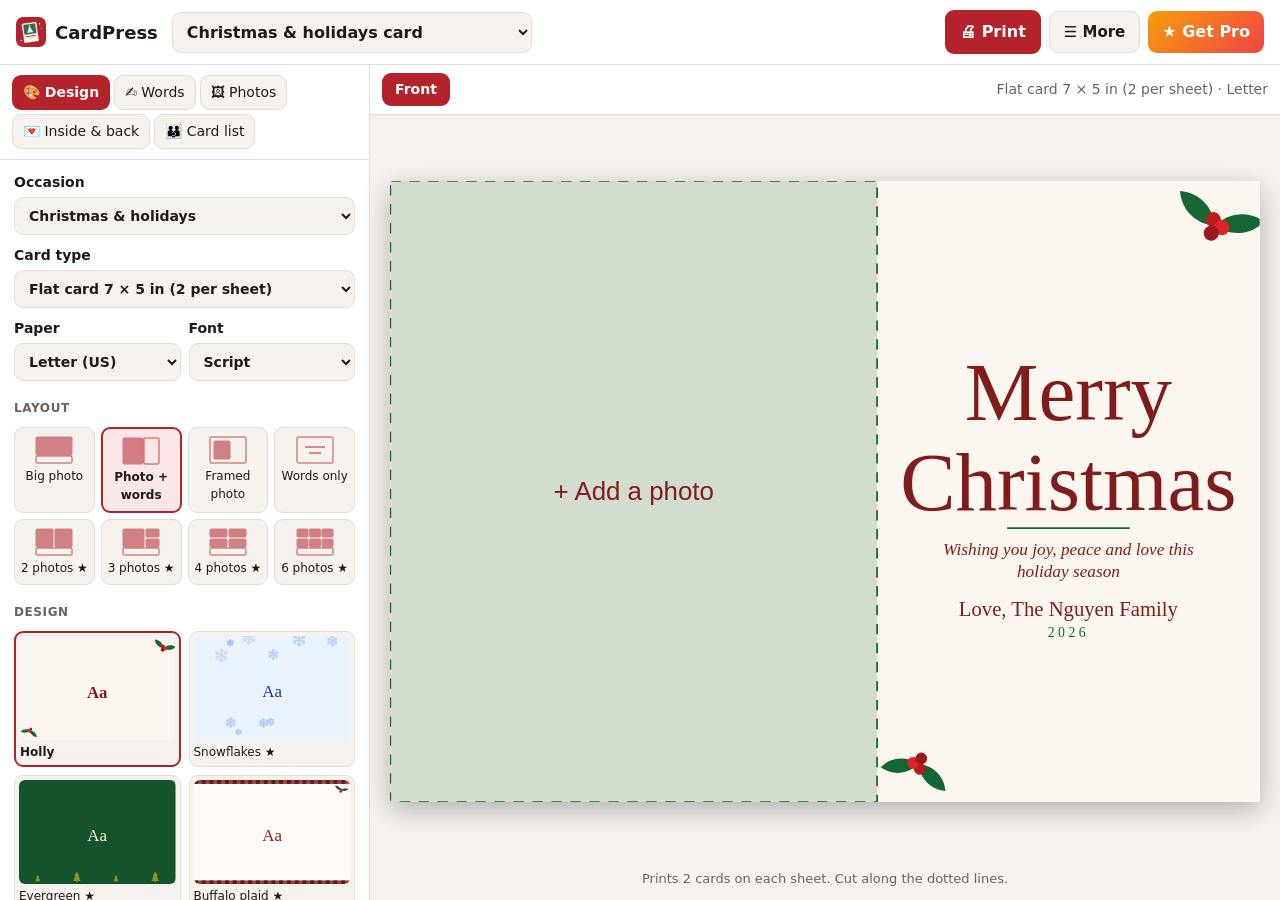
<file: index.html>
<!doctype html>
<html lang="en">
<head>
  <meta charset="utf-8">
  <meta name="viewport" content="width=device-width, initial-scale=1">
  <title>CardPress – Photo Card Maker</title>
  <meta name="description" content="Make photo Christmas cards, holiday cards, Tết and New Year cards, birthday and thank-you cards at home. Photo collages, folded cards with a message inside, personalized names, address labels and a card list. Offline, no account, no subscription.">
  <meta name="theme-color" content="#b4232c">
  <link rel="manifest" href="manifest.json">
  <link rel="icon" href="icon-192.png">
  <link rel="stylesheet" href="style.css">
  <style id="pageRule">@page { size: letter portrait; margin: 0; }</style>
</head>
<body>
  <header class="topbar">
    <div class="brand"><img src="icon-192.png" alt="" width="30" height="30"><span>CardPress</span></div>
    <select id="projPick" title="Your cards"></select>
    <div class="top-btns">
      <button id="printBtn" class="primary">🖨 Print</button>
      <button id="moreBtn" class="tb">☰ More</button>
      <button id="proBtn" class="pro-btn" hidden>★ Get Pro</button>
    </div>
    <div id="menu" class="menu" hidden>
      <button id="newProj">＋ New card</button>
      <button id="dupProj">⧉ Duplicate this card</button>
      <button id="renameProj">✎ Rename this card</button>
      <button id="delProj" class="danger">🗑 Delete this card…</button>
      <hr>
      <button id="photoShopBtn">📷 Save for a photo shop (5 × 7 JPEG) ★</button>
      <button id="pngBtn">🖼 Save as a picture (PNG) ★</button>
      <hr>
      <button id="sampleBtn">✨ Show me an example</button>
      <button id="backupBtn">💾 Back up everything</button>
      <button id="restoreBtn2">📂 Restore a backup…</button>
      <hr>
      <a href="help.html" target="_blank" rel="noopener">❓ How to use CardPress</a>
      <a href="why.html" target="_blank" rel="noopener">💡 Why CardPress – compare</a>
      <a href="mailto:thequan03072002@gmail.com?subject=CardPress%20feedback">✉ Feedback &amp; support</a>
      <a href="https://apps.microsoft.com/detail/9MWSF3JMP1GJ" target="_blank" rel="noopener">More apps: PrintCal photo calendar maker</a>
      <a href="https://apps.microsoft.com/detail/9P5F2W1Z11CX" target="_blank" rel="noopener">More apps: PartyPress party invitations</a>
    </div>
    <input id="fileIn" type="file" hidden>
  </header>

  <main class="pane">
    <aside class="side">
      <nav class="stabs" id="stabs">
        <button data-s="design" class="on">🎨 Design</button>
        <button data-s="words">✍️ Words</button>
        <button data-s="photos">🖼 Photos</button>
        <button data-s="more">💌 Inside &amp; back</button>
        <button data-s="people">👪 Card list</button>
      </nav>

      <section class="sec" data-s="design">
        <label class="field">Occasion<select id="occ"></select></label>
        <label class="field">Card type<select id="format"></select></label>
        <div class="two">
          <label class="field">Paper<select id="paper"><option value="letter">Letter (US)</option><option value="a4">A4</option></select></label>
          <label class="field">Font<select id="font"></select></label>
        </div>
        <h3>Layout</h3>
        <div class="lays" id="lays"></div>
        <h3>Design</h3>
        <div class="themes" id="themes"></div>
      </section>

      <section class="sec" data-s="words" hidden>
        <label class="field">Greeting<select id="greetSel"></select></label>
        <label class="field" id="greetOwnRow" hidden>Your own greeting<input id="greetOwn" maxlength="60" placeholder="e.g. Warmest Wishes"></label>
        <label class="field">Message<textarea id="msg" rows="3" maxlength="240"></textarea></label>
        <label class="field">Signed<input id="sign" maxlength="80" placeholder="Love, The Nguyen Family"></label>
        <label class="check"><input type="checkbox" id="showYear"> Show the year</label>
        <label class="field">Year<input id="yearIn" type="number" min="1900" max="2200"></label>
      </section>

      <section class="sec" data-s="photos" hidden>
        <p class="hint" id="photoHint">Click a photo frame on the card, then add a photo. Drag the photo to move it, and use the slider or your mouse wheel to zoom.</p>
        <div class="frames" id="frameList"></div>
        <label class="field">Zoom<input id="zoom" type="range" min="1" max="3" step="0.02" value="1"></label>
        <div class="row-btns"><button id="photoBtn" class="primary">＋ Add or replace photo</button><button id="photoDel" class="ghost">Remove</button></div>
      </section>

      <section class="sec" data-s="more" hidden>
        <div id="foldOnly">
          <h3>Inside of the folded card</h3>
          <label class="field">Inside greeting<input id="inGreet" maxlength="60" placeholder="Wishing you a magical season"></label>
          <label class="field">Inside message<textarea id="inMsg" rows="5" maxlength="900"></textarea></label>
        </div>
        <div id="flatOnly">
          <h3>Back of the card ★</h3>
          <label class="check"><input type="checkbox" id="backOn"> Print a back side (turn the paper over and print again)</label>
          <label class="field">Back text – family news, a short letter<textarea id="backText" rows="6" maxlength="1200"></textarea></label>
          <label class="check"><input type="checkbox" id="backPhoto"> Small photo on the back (uses photo 1)</label>
        </div>
        <h3>Personal names ★</h3>
        <label class="check"><input type="checkbox" id="personal"> Start each card with “Dear …” using the names in your card list</label>
        <p class="hint">Cards are printed once for every person on your card list who is ticked “Send”.</p>
      </section>

      <section class="sec" data-s="people" hidden>
        <p class="hint">Keep track of who gets a card this year. Tick “Send” for the people to print personal cards and address labels for.</p>
        <div class="people-head"><input id="pSearch" placeholder="Search names…"><button id="pAdd" class="primary">＋ Add</button></div>
        <div id="peopleList" class="people"></div>
        <p class="hint" id="peopleInfo"></p>
        <div class="row-btns">
          <button id="pPaste" class="ghost">📋 Paste a list ★</button>
          <button id="pCsv" class="ghost">📂 Import CSV ★</button>
          <button id="pExport" class="ghost">⬇ Export CSV</button>
        </div>
        <h3>Address labels ★</h3>
        <label class="field">Label sheet<select id="labelSheet"><option value="5160">Avery 5160 / 8160 – 30 per Letter sheet</option><option value="l7160">Avery L7160 – 21 per A4 sheet</option><option value="5163">Avery 5163 – 10 per Letter sheet (big)</option></select></label>
        <label class="field">Return address (printed on a full sheet of its own labels)<textarea id="retAddr" rows="3" maxlength="200" placeholder="The Nguyen Family&#10;12 Oak Street&#10;Springfield, IL 62704"></textarea></label>
        <div class="row-btns"><button id="labelsBtn" class="ghost">🏷 Print address labels ★</button><button id="retBtn" class="ghost">🏷 Print return labels ★</button></div>
      </section>
      <p class="fb-note">💬 Something not working the way you want? Tell me – <a href="mailto:thequan03072002@gmail.com?subject=CardPress%20feedback">thequan03072002@gmail.com</a>. I read every message and improve the app.</p>
    </aside>

    <section class="main-col">
      <div class="view-bar">
        <div class="vtabs" id="vtabs"></div>
        <span class="grow"></span>
        <span class="muted" id="sizeInfo"></span>
      </div>
      <div id="page" class="page"></div>
      <p class="hint center" id="printHint"></p>
    </section>
  </main>

  <dialog id="pDlg" class="dlg">
    <h2 id="pDlgTitle">Add a person</h2>
    <label class="field">Name on the card (“Dear …”)<input id="pName" maxlength="60" placeholder="Grandma &amp; Grandpa"></label>
    <label class="field">Address (for labels)<textarea id="pAddr" rows="4" maxlength="240" placeholder="Mr. &amp; Mrs. Tran&#10;45 Maple Ave&#10;Austin, TX 78701"></textarea></label>
    <div class="two"><label class="check"><input type="checkbox" id="pSend" checked> Send a card</label><label class="check"><input type="checkbox" id="pGot"> Got a card from them</label></div>
    <div class="row-btns"><button id="pSave" class="primary">Save</button><button id="pDel" class="ghost danger">Delete</button><button id="pCancel" class="ghost">Cancel</button></div>
  </dialog>

  <dialog id="pasteDlg" class="dlg">
    <h2>Paste a list</h2>
    <p class="muted">One person per line. Put the address after a tab or a “|”, with “;” between address lines – or just names.</p>
    <textarea id="pasteIn" rows="9" placeholder="Grandma &amp; Grandpa | 45 Maple Ave; Austin, TX 78701&#10;Uncle Minh&#10;The Smiths | 9 Pine Rd; Portland, OR 97201"></textarea>
    <div class="row-btns"><button id="pasteGo" class="primary">Add to my list</button><button id="pasteCancel" class="ghost">Cancel</button></div>
  </dialog>

  <dialog id="printDlg" class="dlg">
    <h2>🖨 Print your cards</h2>
    <p class="muted" id="printWhat"></p>
    <label class="field" id="copiesRow">How many cards<input id="copies" type="number" min="1" max="500" value="2"></label>
    <ol class="steps" id="printSteps"></ol>
    <div class="row-btns" id="printBtns"></div>
    <p class="hint">Tip: print one test sheet on plain paper first. Card stock (65–110 lb / 176–300 g/m²) looks best. Turn off “Fit to page” only if the size comes out wrong.</p>
    <div class="row-btns"><button id="printClose" class="ghost">Close</button></div>
  </dialog>

  <dialog id="proDialog" class="dlg">
    <h2>CardPress Pro</h2>
    <p class="muted">One-time purchase. Yours forever on this Microsoft account – no subscription. Big card-making programs cost $30–$50.</p>
    <ul class="pro-list">
      <li><strong>All designs</strong> <span class="muted">(Free: 1 design per occasion)</span></li>
      <li><strong>Photo collages</strong> – 2, 3, 4 or 6 photos on one card</li>
      <li><strong>Folded cards</strong> with your message inside, square cards and postcards</li>
      <li><strong>Back side</strong> – family news letter and a small photo</li>
      <li><strong>Personal “Dear …” cards</strong> for everyone on your card list</li>
      <li><strong>Address &amp; return labels</strong>, paste or import your list</li>
      <li><strong>Save for a photo shop</strong> (5 × 7 JPEG) and as a picture</li>
      <li>As many cards as you like <span class="muted">(Free: 2)</span>, unlimited card list <span class="muted">(Free: 15 people)</span></li>
    </ul>
    <p class="fb-note">💬 Something not working the way you want? Tell me – <a href="mailto:thequan03072002@gmail.com?subject=CardPress%20feedback">thequan03072002@gmail.com</a>. I read every message and improve the app.</p>
    <p id="proMsg" class="pro-msg" hidden></p>
    <p id="trialInfo" class="pro-msg" hidden></p>
    <div class="row-btns">
      <button id="trialBtn" class="ghost" hidden>Try every Pro feature free for 7 days</button>
      <button id="buyBtn" class="primary">Unlock Pro</button>
      <button id="restoreBtn" class="ghost">Restore purchase</button>
      <button id="closePro" class="ghost">Not now</button>
    </div>
  </dialog>

  <div id="toast" class="toast" hidden></div>
  <div id="printArea"></div>
  <script src="designs.js"></script>
  <script src="app.js"></script>
  <script src="rate.js" data-id="9NWPW90G6DV1" data-app="CardPress"></script>
</body>
</html>
</file>
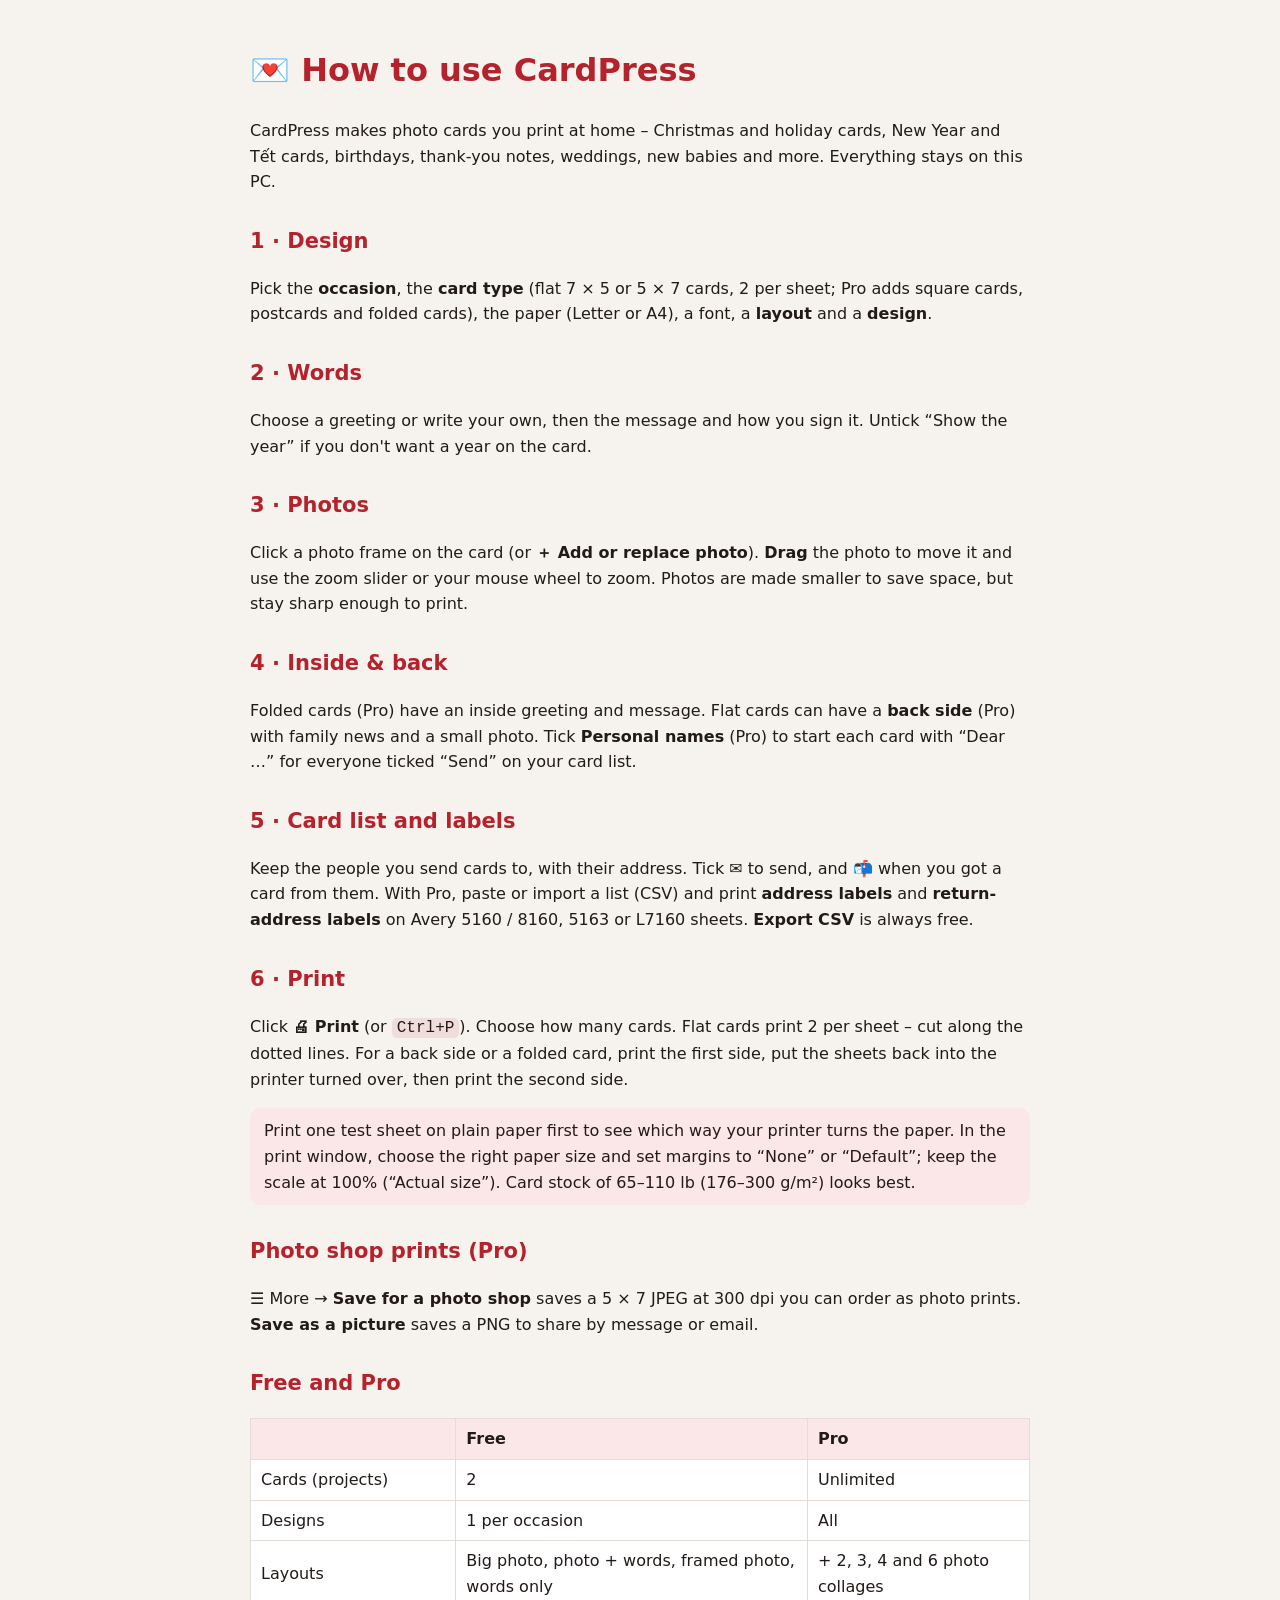
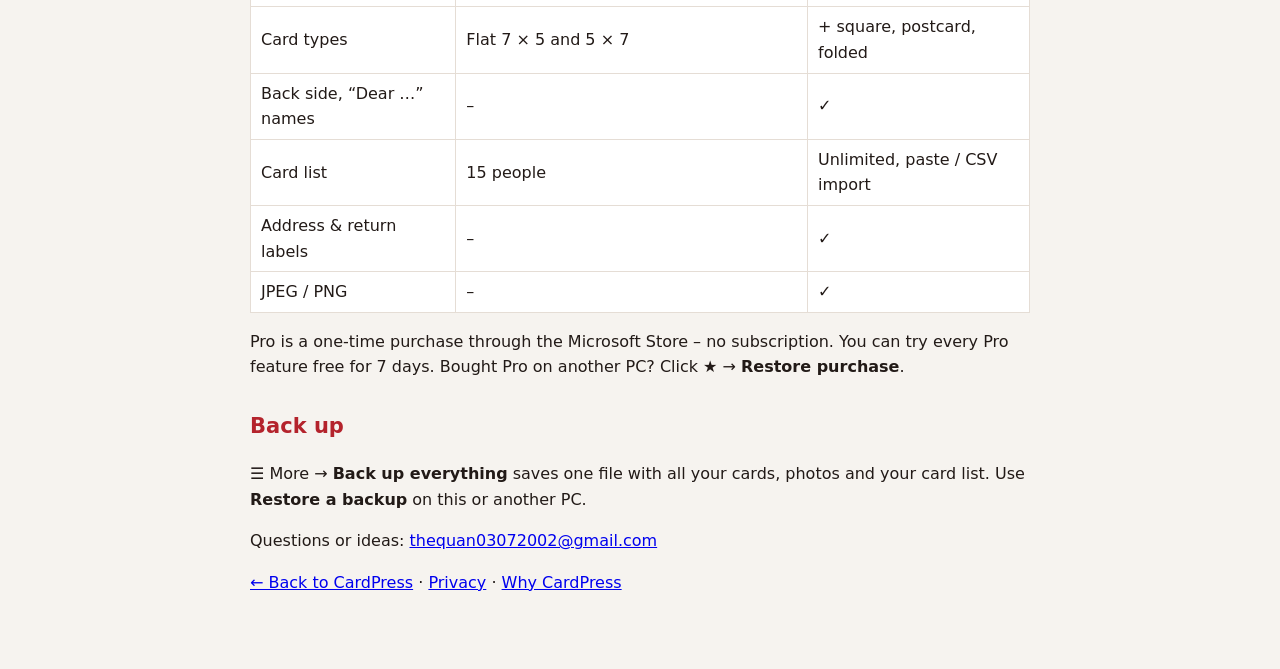
<file: help.html>
<!doctype html>
<html lang="en"><head><meta charset="utf-8"><meta name="viewport" content="width=device-width, initial-scale=1">
<title>How to use CardPress</title><link rel="icon" href="icon-192.png">
<style>
body{font:16px/1.6 'Segoe UI',system-ui,sans-serif;max-width:780px;margin:0 auto;padding:24px 18px 60px;color:#221a17;background:#f6f3ef}
h1,h2{color:#b4232c}h2{margin-top:30px;font-size:21px}
.tip{background:#fbe7e8;border-radius:10px;padding:10px 14px}
code{background:rgba(180,35,44,.1);padding:1px 5px;border-radius:5px}
table{border-collapse:collapse;width:100%;background:#fff}td,th{border:1px solid #e5ddd5;padding:7px 10px;text-align:left}th{background:#fbe7e8}
@media (prefers-color-scheme:dark){body{background:#161312;color:#efe9e5}h1,h2,a{color:#f87171}.tip,th{background:#3d1517}table{background:#1f1b19}td,th{border-color:#362f2b}}
</style></head><body>
<h1>💌 How to use CardPress</h1>
<p>CardPress makes photo cards you print at home – Christmas and holiday cards, New Year and Tết cards, birthdays, thank-you notes, weddings, new babies and more. Everything stays on this PC.</p>
<h2>1 · Design</h2>
<p>Pick the <b>occasion</b>, the <b>card type</b> (flat 7 × 5 or 5 × 7 cards, 2 per sheet; Pro adds square cards, postcards and folded cards), the paper (Letter or A4), a font, a <b>layout</b> and a <b>design</b>.</p>
<h2>2 · Words</h2>
<p>Choose a greeting or write your own, then the message and how you sign it. Untick “Show the year” if you don't want a year on the card.</p>
<h2>3 · Photos</h2>
<p>Click a photo frame on the card (or <b>＋ Add or replace photo</b>). <b>Drag</b> the photo to move it and use the zoom slider or your mouse wheel to zoom. Photos are made smaller to save space, but stay sharp enough to print.</p>
<h2>4 · Inside &amp; back</h2>
<p>Folded cards (Pro) have an inside greeting and message. Flat cards can have a <b>back side</b> (Pro) with family news and a small photo. Tick <b>Personal names</b> (Pro) to start each card with “Dear …” for everyone ticked “Send” on your card list.</p>
<h2>5 · Card list and labels</h2>
<p>Keep the people you send cards to, with their address. Tick ✉ to send, and 📬 when you got a card from them. With Pro, paste or import a list (CSV) and print <b>address labels</b> and <b>return-address labels</b> on Avery 5160 / 8160, 5163 or L7160 sheets. <b>Export CSV</b> is always free.</p>
<h2>6 · Print</h2>
<p>Click <b>🖨 Print</b> (or <code>Ctrl+P</code>). Choose how many cards. Flat cards print 2 per sheet – cut along the dotted lines. For a back side or a folded card, print the first side, put the sheets back into the printer turned over, then print the second side.</p>
<p class="tip">Print one test sheet on plain paper first to see which way your printer turns the paper. In the print window, choose the right paper size and set margins to “None” or “Default”; keep the scale at 100% (“Actual size”). Card stock of 65–110 lb (176–300 g/m²) looks best.</p>
<h2>Photo shop prints (Pro)</h2>
<p>☰ More → <b>Save for a photo shop</b> saves a 5 × 7 JPEG at 300 dpi you can order as photo prints. <b>Save as a picture</b> saves a PNG to share by message or email.</p>
<h2>Free and Pro</h2>
<table><tr><th></th><th>Free</th><th>Pro</th></tr>
<tr><td>Cards (projects)</td><td>2</td><td>Unlimited</td></tr>
<tr><td>Designs</td><td>1 per occasion</td><td>All</td></tr>
<tr><td>Layouts</td><td>Big photo, photo + words, framed photo, words only</td><td>+ 2, 3, 4 and 6 photo collages</td></tr>
<tr><td>Card types</td><td>Flat 7 × 5 and 5 × 7</td><td>+ square, postcard, folded</td></tr>
<tr><td>Back side, “Dear …” names</td><td>–</td><td>✓</td></tr>
<tr><td>Card list</td><td>15 people</td><td>Unlimited, paste / CSV import</td></tr>
<tr><td>Address &amp; return labels</td><td>–</td><td>✓</td></tr>
<tr><td>JPEG / PNG</td><td>–</td><td>✓</td></tr></table>
<p>Pro is a one-time purchase through the Microsoft Store – no subscription. You can try every Pro feature free for 7 days. Bought Pro on another PC? Click ★ → <b>Restore purchase</b>.</p>
<h2>Back up</h2>
<p>☰ More → <b>Back up everything</b> saves one file with all your cards, photos and your card list. Use <b>Restore a backup</b> on this or another PC.</p>
<p>Questions or ideas: <a href="mailto:thequan03072002@gmail.com?subject=CardPress">thequan03072002@gmail.com</a></p>
<p><a href="index.html">← Back to CardPress</a> · <a href="privacy.html">Privacy</a> · <a href="why.html">Why CardPress</a></p>
</body></html>
</file>
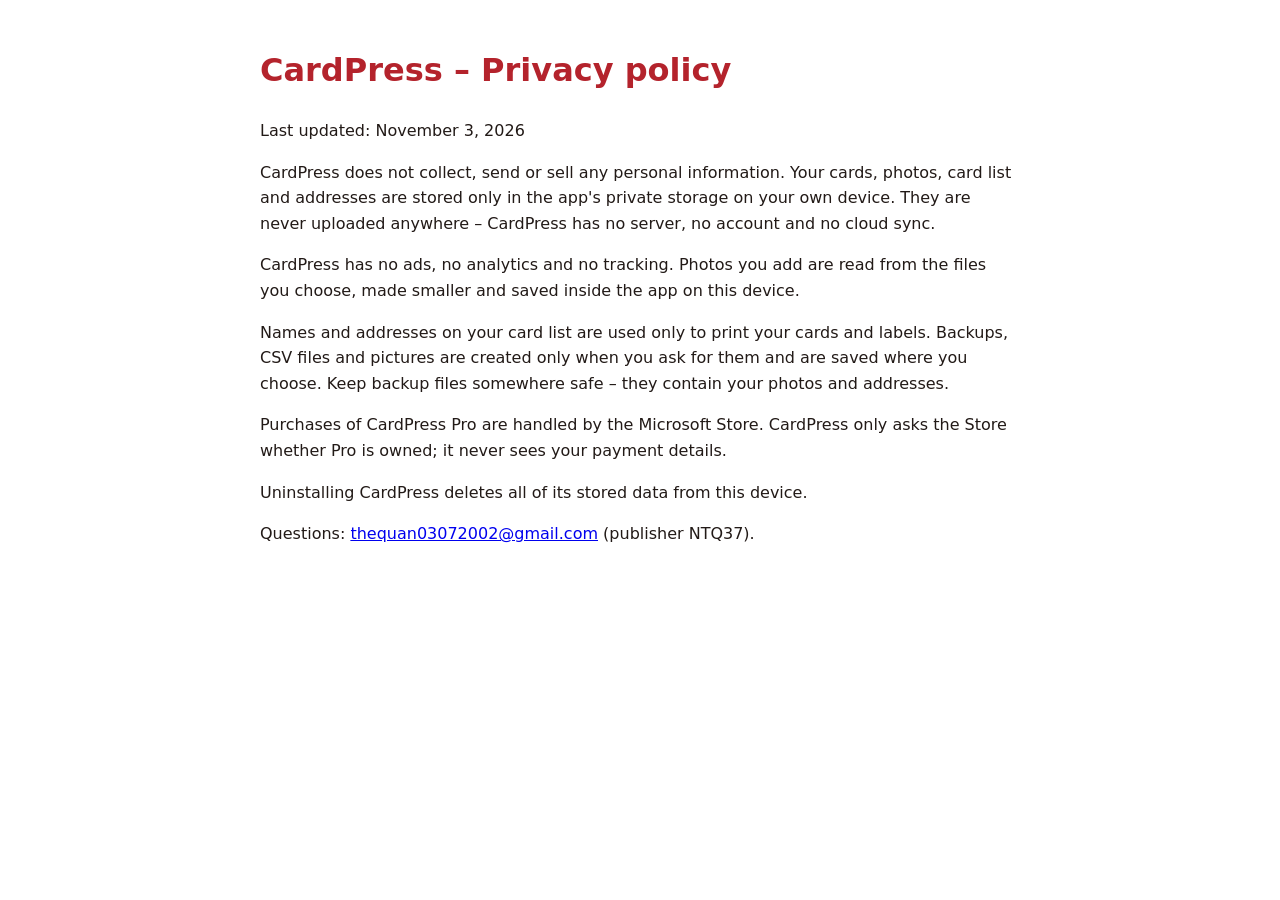
<file: privacy.html>
<!doctype html>
<html lang="en"><head><meta charset="utf-8"><meta name="viewport" content="width=device-width, initial-scale=1">
<title>CardPress – Privacy policy</title><link rel="icon" href="icon-192.png">
<style>body{font:16px/1.6 'Segoe UI',system-ui,sans-serif;max-width:760px;margin:0 auto;padding:24px 18px;color:#221a17}h1{color:#b4232c}@media (prefers-color-scheme:dark){body{background:#161312;color:#efe9e5}h1,a{color:#f87171}}</style></head><body>
<h1>CardPress – Privacy policy</h1>
<p>Last updated: November 3, 2026</p>
<p>CardPress does not collect, send or sell any personal information. Your cards, photos, card list and addresses are stored only in the app's private storage on your own device. They are never uploaded anywhere – CardPress has no server, no account and no cloud sync.</p>
<p>CardPress has no ads, no analytics and no tracking. Photos you add are read from the files you choose, made smaller and saved inside the app on this device.</p>
<p>Names and addresses on your card list are used only to print your cards and labels. Backups, CSV files and pictures are created only when you ask for them and are saved where you choose. Keep backup files somewhere safe – they contain your photos and addresses.</p>
<p>Purchases of CardPress Pro are handled by the Microsoft Store. CardPress only asks the Store whether Pro is owned; it never sees your payment details.</p>
<p>Uninstalling CardPress deletes all of its stored data from this device.</p>
<p>Questions: <a href="mailto:thequan03072002@gmail.com">thequan03072002@gmail.com</a> (publisher NTQ37).</p>
</body></html>
</file>
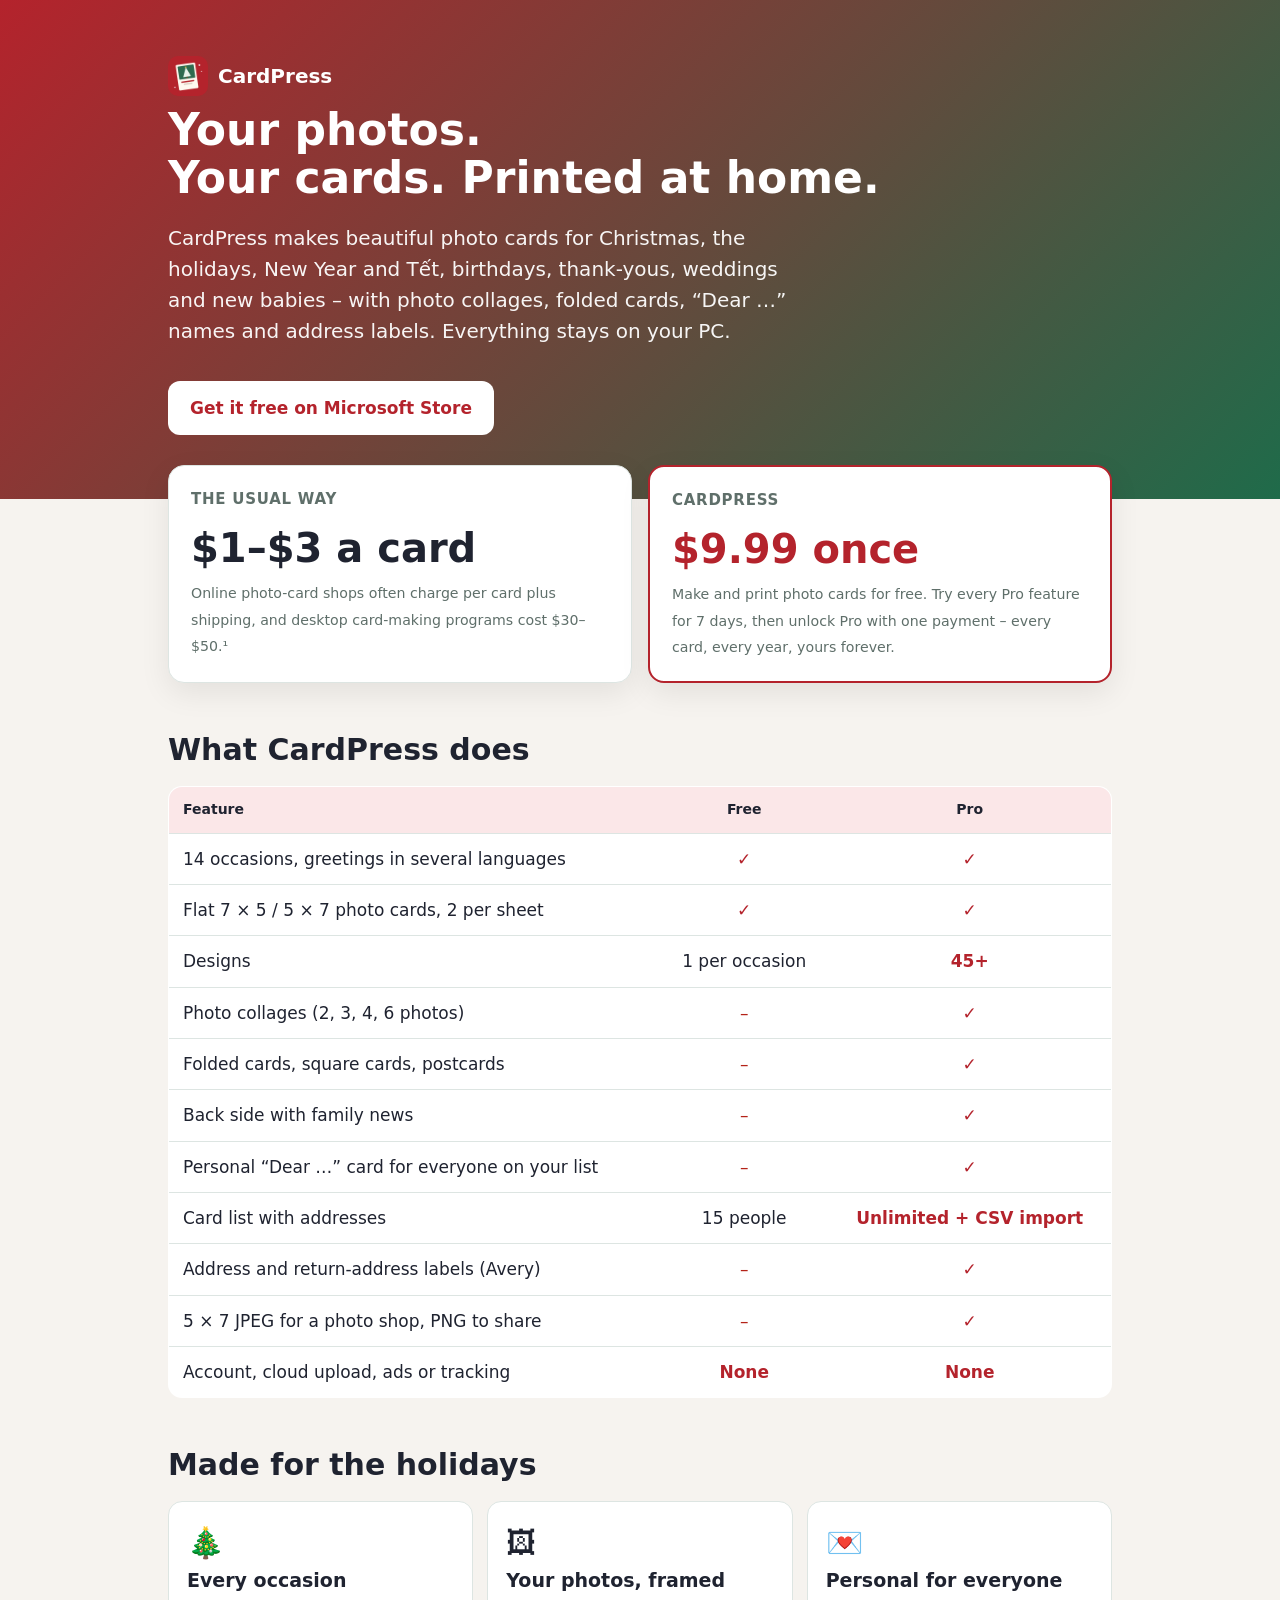
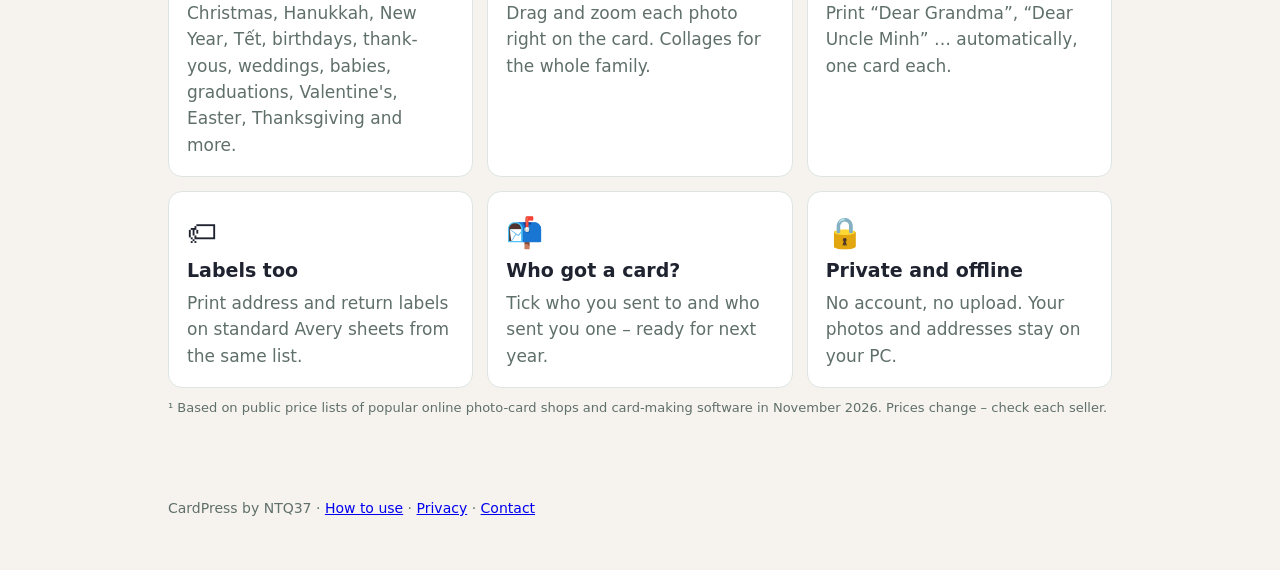
<file: why.html>
<!doctype html>
<html lang="en"><head><meta charset="utf-8"><meta name="viewport" content="width=device-width, initial-scale=1">
<title>Why CardPress – photo cards at home, pay once</title>
<meta name="description" content="CardPress makes photo Christmas, holiday, New Year, Tết, birthday and thank-you cards you print at home. Collages, folded cards, names, address labels. Offline, pay once.">
<link rel="icon" href="icon-192.png">
<style>
:root{--g:#b4232c;--g2:#fbe7e8;--ink:#1f2330;--mut:#5f6f6a;--line:#dde5e2;--bg:#f6f3ef;--card:#fff}
@media (prefers-color-scheme:dark){:root{--g:#f87171;--g2:#3d1517;--ink:#e9f0ed;--mut:#a3b2ad;--line:#2f3a37;--bg:#121715;--card:#1b2220}}
*{box-sizing:border-box}body{margin:0;font:17px/1.55 'Segoe UI',system-ui,sans-serif;color:var(--ink);background:var(--bg)}
.wrap{max-width:980px;margin:0 auto;padding:0 18px}
header{background:linear-gradient(135deg,#b4232c,#1f6b4a);color:#fff;padding:56px 0 64px}
header h1{font-size:44px;line-height:1.1;margin:10px 0}header p{font-size:20px;max-width:640px;opacity:.95}
.brand{display:flex;align-items:center;gap:10px;font-weight:800;font-size:20px}.brand img{border-radius:10px}
.cta{display:inline-block;background:#fff;color:#b4232c;font-weight:800;padding:14px 22px;border-radius:12px;text-decoration:none;margin-top:14px}
.price{display:grid;grid-template-columns:1fr 1fr;gap:16px;margin:-34px 0 30px}
.pcard{background:var(--card);border:1px solid var(--line);border-radius:16px;padding:22px;box-shadow:0 10px 30px rgba(0,0,0,.08)}
.pcard h3{margin:0 0 6px;color:var(--mut);font-size:15px;text-transform:uppercase;letter-spacing:.05em}
.pcard .big{font-size:40px;font-weight:800}.pcard.us{border:2px solid var(--g)}.pcard.us .big{color:var(--g)}
.pcard small{color:var(--mut)}
h2{font-size:30px;margin:44px 0 12px}
table{width:100%;border-collapse:collapse;background:var(--card);border:1px solid var(--line);border-radius:14px;overflow:hidden}
th,td{padding:12px 14px;border-bottom:1px solid var(--line);text-align:center}th:first-child,td:first-child{text-align:left}
th{background:var(--g2);font-size:14px}td.y{color:var(--g);font-weight:800}td.n{color:#b42318}
.grid{display:grid;grid-template-columns:repeat(auto-fill,minmax(270px,1fr));gap:14px}
.f{background:var(--card);border:1px solid var(--line);border-radius:14px;padding:18px}.f b{display:block;font-size:19px;margin-bottom:4px}.f span{color:var(--mut)}
.f .ic{font-size:30px}
.note{color:var(--mut);font-size:13px;margin:10px 0 50px}
footer{padding:30px 0 50px;color:var(--mut);font-size:14px}
@media (max-width:700px){header h1{font-size:32px}.price{grid-template-columns:1fr;margin-top:-24px}th,td{padding:9px 8px;font-size:14px}}
</style>
<header><div class="wrap">
  <div class="brand"><img src="icon-192.png" width="40" height="40" alt="">CardPress</div>
  <h1>Your photos.<br>Your cards. Printed at home.</h1>
  <p>CardPress makes beautiful photo cards for Christmas, the holidays, New Year and Tết, birthdays, thank-yous, weddings and new babies – with photo collages, folded cards, “Dear …” names and address labels. Everything stays on your PC.</p>
  <a class="cta" href="https://apps.microsoft.com/detail/9NWPW90G6DV1" id="storeLink">Get it free on Microsoft Store</a>
</div></header>
<main class="wrap">
  <div class="price">
    <div class="pcard"><h3>The usual way</h3><div class="big">$1–$3 a card</div><small>Online photo-card shops often charge per card plus shipping, and desktop card-making programs cost $30–$50.¹</small></div>
    <div class="pcard us"><h3>CardPress</h3><div class="big">$9.99 once</div><small>Make and print photo cards for free. Try every Pro feature for 7 days, then unlock Pro with one payment – every card, every year, yours forever.</small></div>
  </div>
  <h2>What CardPress does</h2>
  <table>
    <thead><tr><th>Feature</th><th>Free</th><th>Pro</th></tr></thead>
    <tbody>
      <tr><td>14 occasions, greetings in several languages</td><td class="y">✓</td><td class="y">✓</td></tr>
      <tr><td>Flat 7 × 5 / 5 × 7 photo cards, 2 per sheet</td><td class="y">✓</td><td class="y">✓</td></tr>
      <tr><td>Designs</td><td>1 per occasion</td><td class="y">45+</td></tr>
      <tr><td>Photo collages (2, 3, 4, 6 photos)</td><td class="n">–</td><td class="y">✓</td></tr>
      <tr><td>Folded cards, square cards, postcards</td><td class="n">–</td><td class="y">✓</td></tr>
      <tr><td>Back side with family news</td><td class="n">–</td><td class="y">✓</td></tr>
      <tr><td>Personal “Dear …” card for everyone on your list</td><td class="n">–</td><td class="y">✓</td></tr>
      <tr><td>Card list with addresses</td><td>15 people</td><td class="y">Unlimited + CSV import</td></tr>
      <tr><td>Address and return-address labels (Avery)</td><td class="n">–</td><td class="y">✓</td></tr>
      <tr><td>5 × 7 JPEG for a photo shop, PNG to share</td><td class="n">–</td><td class="y">✓</td></tr>
      <tr><td>Account, cloud upload, ads or tracking</td><td class="y">None</td><td class="y">None</td></tr>
    </tbody>
  </table>
  <h2>Made for the holidays</h2>
  <div class="grid">
    <div class="f"><div class="ic">🎄</div><b>Every occasion</b><span>Christmas, Hanukkah, New Year, Tết, birthdays, thank-yous, weddings, babies, graduations, Valentine's, Easter, Thanksgiving and more.</span></div>
    <div class="f"><div class="ic">🖼</div><b>Your photos, framed</b><span>Drag and zoom each photo right on the card. Collages for the whole family.</span></div>
    <div class="f"><div class="ic">💌</div><b>Personal for everyone</b><span>Print “Dear Grandma”, “Dear Uncle Minh” … automatically, one card each.</span></div>
    <div class="f"><div class="ic">🏷</div><b>Labels too</b><span>Print address and return labels on standard Avery sheets from the same list.</span></div>
    <div class="f"><div class="ic">📬</div><b>Who got a card?</b><span>Tick who you sent to and who sent you one – ready for next year.</span></div>
    <div class="f"><div class="ic">🔒</div><b>Private and offline</b><span>No account, no upload. Your photos and addresses stay on your PC.</span></div>
  </div>
  <p class="note">¹ Based on public price lists of popular online photo-card shops and card-making software in November 2026. Prices change – check each seller.</p>
</main>
<footer><div class="wrap">CardPress by NTQ37 · <a href="help.html">How to use</a> · <a href="privacy.html">Privacy</a> · <a href="mailto:thequan03072002@gmail.com">Contact</a></div></footer>
</body></html>
</file>
<file: style.css>
:root {
  --bg: #f6f3ef; --card: #ffffff; --text: #1f1a17; --muted: #6b625b;
  --line: #e5ddd5; --accent: #b4232c; --accent-2: #fbe7e8; --on-accent: #ffffff; --danger: #b42318;
  color-scheme: light dark;
}
@media (prefers-color-scheme: dark) {
  :root { --bg: #161312; --card: #1f1b19; --text: #efe9e5; --muted: #a59c95;
    --line: #362f2b; --accent: #f87171; --accent-2: #3d1517; --on-accent: #2a0608; --danger: #f97066; }
}
* { box-sizing: border-box; }
html, body { height: 100%; }
body { margin: 0; font: 16px/1.5 "Segoe UI", system-ui, sans-serif; background: var(--bg); color: var(--text); display: flex; flex-direction: column; }
[hidden] { display: none !important; }
.topbar { position: relative; display: flex; align-items: center; gap: 14px; padding: 10px 16px; border-bottom: 1px solid var(--line); background: var(--card); }
.brand { display: flex; align-items: center; gap: 9px; font-weight: 700; font-size: 18px; }
.brand img { border-radius: 7px; }
#projPick { flex: 1; min-width: 120px; max-width: 360px; font-weight: 600; }
.top-btns { display: flex; gap: 8px; align-items: center; margin-left: auto; }
button { font: inherit; border-radius: 9px; padding: 9px 14px; cursor: pointer; border: 1px solid transparent; }
button:disabled { opacity: .45; cursor: not-allowed; }
.tb { background: var(--bg); color: var(--text); border-color: var(--line); font-weight: 600; font-size: 15px; }
.tb:hover, .ghost:hover { border-color: var(--accent); }
.primary { background: var(--accent); color: var(--on-accent); font-weight: 700; }
.ghost { background: transparent; color: var(--text); border-color: var(--line); }
.danger { color: var(--danger) !important; }
.pro-btn { background: linear-gradient(135deg, #f59e0b, #ef4444); color: #fff; font-weight: 700; border: 0; }
.pro-btn.is-pro { background: var(--accent-2); color: var(--accent); }
.menu { position: absolute; right: 16px; top: 54px; z-index: 20; background: var(--card); border: 1px solid var(--line); border-radius: 12px; padding: 6px; display: flex; flex-direction: column; min-width: 300px; box-shadow: 0 10px 30px rgba(0,0,0,.25); }
.menu button, .menu a { text-align: left; background: transparent; color: var(--text); padding: 10px 12px; border-radius: 8px; text-decoration: none; font-size: 15px; }
.menu button:hover, .menu a:hover { background: var(--accent-2); }
.menu hr { border: 0; border-top: 1px solid var(--line); margin: 4px 6px; width: auto; }

.pane { flex: 1; min-height: 0; display: grid; grid-template-columns: 370px minmax(0, 1fr); }
.side { background: var(--card); border-right: 1px solid var(--line); overflow: auto; display: flex; flex-direction: column; }
.stabs { display: flex; flex-wrap: wrap; gap: 4px; padding: 10px 12px; border-bottom: 1px solid var(--line); position: sticky; top: 0; background: var(--card); z-index: 2; }
.stabs button { background: var(--bg); color: var(--text); border-color: var(--line); padding: 6px 10px; font-size: 14px; }
.stabs button.on { background: var(--accent); color: var(--on-accent); font-weight: 700; border-color: transparent; }
.sec { padding: 12px 14px 20px; display: flex; flex-direction: column; gap: 10px; }
.sec h3 { font-size: 12px; text-transform: uppercase; letter-spacing: .6px; color: var(--muted); margin: 8px 0 0; }
input[type=text], input:not([type]), input[type=number], select, textarea { font: inherit; padding: 9px 10px; border-radius: 9px; border: 1px solid var(--line); background: var(--bg); color: var(--text); width: 100%; }
input:focus, select:focus, textarea:focus, button:focus-visible { outline: 3px solid var(--accent); outline-offset: 1px; }
textarea { min-height: 70px; resize: vertical; }
input[type=range] { width: 100%; accent-color: var(--accent); }
.field { display: flex; flex-direction: column; gap: 4px; font-weight: 600; font-size: 14px; }
.two { display: grid; grid-template-columns: 1fr 1fr; gap: 8px; }
.check { display: flex; align-items: center; gap: 8px; font-weight: 600; font-size: 14px; }
.check input { width: 18px; height: 18px; accent-color: var(--accent); flex: none; }
.hint { color: var(--muted); font-size: 13px; font-weight: 400; margin: 0; }
.hint.center { text-align: center; padding: 0 12px 12px; }
.muted { color: var(--muted); }
.row-btns { display: flex; gap: 8px; flex-wrap: wrap; }

.lays { display: grid; grid-template-columns: repeat(4, 1fr); gap: 6px; }
.lay { display: flex; flex-direction: column; align-items: center; gap: 2px; background: var(--bg); color: var(--text); border-color: var(--line); padding: 7px 4px; font-size: 12px; }
.lay svg { color: var(--accent); }
.lay.on { border: 2px solid var(--accent); background: var(--accent-2); font-weight: 700; }
.themes { display: grid; grid-template-columns: repeat(2, 1fr); gap: 8px; }
.th { padding: 4px; background: var(--bg); color: var(--text); border-color: var(--line); display: flex; flex-direction: column; gap: 3px; font-size: 12px; text-align: center; }
.th svg { width: 100%; height: auto; border-radius: 6px; display: block; }
.th.on { border: 2px solid var(--accent); font-weight: 700; }
.frames { display: grid; grid-template-columns: repeat(3, 1fr); gap: 8px; }
.fr { position: relative; aspect-ratio: 1; padding: 0; overflow: hidden; background: var(--bg); border: 1px dashed var(--line); color: var(--muted); }
.fr img { width: 100%; height: 100%; object-fit: cover; display: block; }
.fr span { font-size: 26px; }
.fr i { position: absolute; left: 0; right: 0; bottom: 0; font-style: normal; font-size: 11px; background: rgba(0,0,0,.5); color: #fff; padding: 1px 0; }
.fr.on { border: 3px solid var(--accent); }

.people-head { display: flex; gap: 6px; }
.people-head input { flex: 1; }
.people { display: flex; flex-direction: column; gap: 2px; max-height: 320px; overflow: auto; }
.person { display: flex; align-items: center; gap: 6px; padding: 3px 4px; border-radius: 8px; }
.person:hover { background: var(--bg); }
.person label { display: flex; align-items: center; gap: 2px; font-size: 13px; cursor: pointer; }
.person input { accent-color: var(--accent); }
.pname { flex: 1; min-width: 0; text-align: left; background: transparent; color: var(--text); padding: 5px 7px; overflow: hidden; text-overflow: ellipsis; white-space: nowrap; font-size: 15px; display: flex; flex-direction: column; }
.pname small { color: var(--muted); font-size: 12px; overflow: hidden; text-overflow: ellipsis; }

.main-col { min-width: 0; min-height: 0; display: flex; flex-direction: column; background: var(--bg); }
.view-bar { display: flex; align-items: center; gap: 10px; padding: 8px 12px; border-bottom: 1px solid var(--line); background: var(--card); font-size: 14px; }
.grow { flex: 1; }
.vtabs { display: flex; gap: 4px; }
.vtabs button { background: var(--bg); color: var(--text); border-color: var(--line); padding: 5px 12px; font-size: 14px; }
.vtabs button.on { background: var(--accent); color: var(--on-accent); font-weight: 700; border-color: transparent; }
.page { flex: 1; min-height: 0; display: flex; align-items: center; justify-content: center; padding: 20px; }
.page svg.face { flex: none; background: #fff; box-shadow: 0 8px 28px rgba(0,0,0,.28); border-radius: 3px; touch-action: none; }
.photoHit { cursor: grab; }
.photoHit:active { cursor: grabbing; }
.photoAdd { cursor: pointer; }

.dlg { border: 1px solid var(--line); border-radius: 16px; padding: 24px; background: var(--card); color: var(--text); max-width: 480px; width: calc(100% - 32px); }
.dlg::backdrop { background: rgba(0,0,0,.55); }
.dlg h2 { margin: 0 0 6px; font-size: 22px; }
.dlg .field { margin-top: 12px; }
.dlg .row-btns { margin-top: 18px; }
.dlg textarea { width: 100%; }
.steps { padding-left: 22px; line-height: 1.7; }
.pro-list { padding-left: 20px; line-height: 1.8; }
.pro-msg { background: var(--accent-2); border-radius: 8px; padding: 9px 11px; }
.toast { position: fixed; left: 50%; bottom: 26px; transform: translateX(-50%); background: #1f2937; color: #fff; padding: 11px 18px; border-radius: 10px; z-index: 50; max-width: calc(100% - 24px); }

@media (max-width: 900px) {
  .pane { grid-template-columns: 1fr; grid-template-rows: auto minmax(60vh, 1fr); overflow: auto; }
  .side { border-right: 0; border-bottom: 1px solid var(--line); max-height: none; overflow: visible; }
}
@media (max-width: 700px) {
  .topbar { flex-wrap: wrap; gap: 8px; }
  .top-btns { flex-wrap: wrap; }
  #projPick { min-width: 0; }
  .menu { top: 100%; right: 8px; min-width: 0; max-width: calc(100vw - 16px); }
  .lays { grid-template-columns: repeat(4, 1fr); }
}

#printArea { display: none; }
@media print {
  body > *:not(#printArea) { display: none !important; }
  body { background: #fff; display: block; margin: 0; }
  #printArea { display: block; }
  #printArea svg { display: block; width: 100vw; height: 100vh; page-break-after: always; break-after: page; }
}

/* feedback note */
.fb-note { color: var(--muted); font-size: 12px; font-weight: 400; line-height: 1.45; margin: 14px 0 4px; overflow-wrap: anywhere; }
.fb-note a { color: inherit; text-decoration: underline; }
</file>
